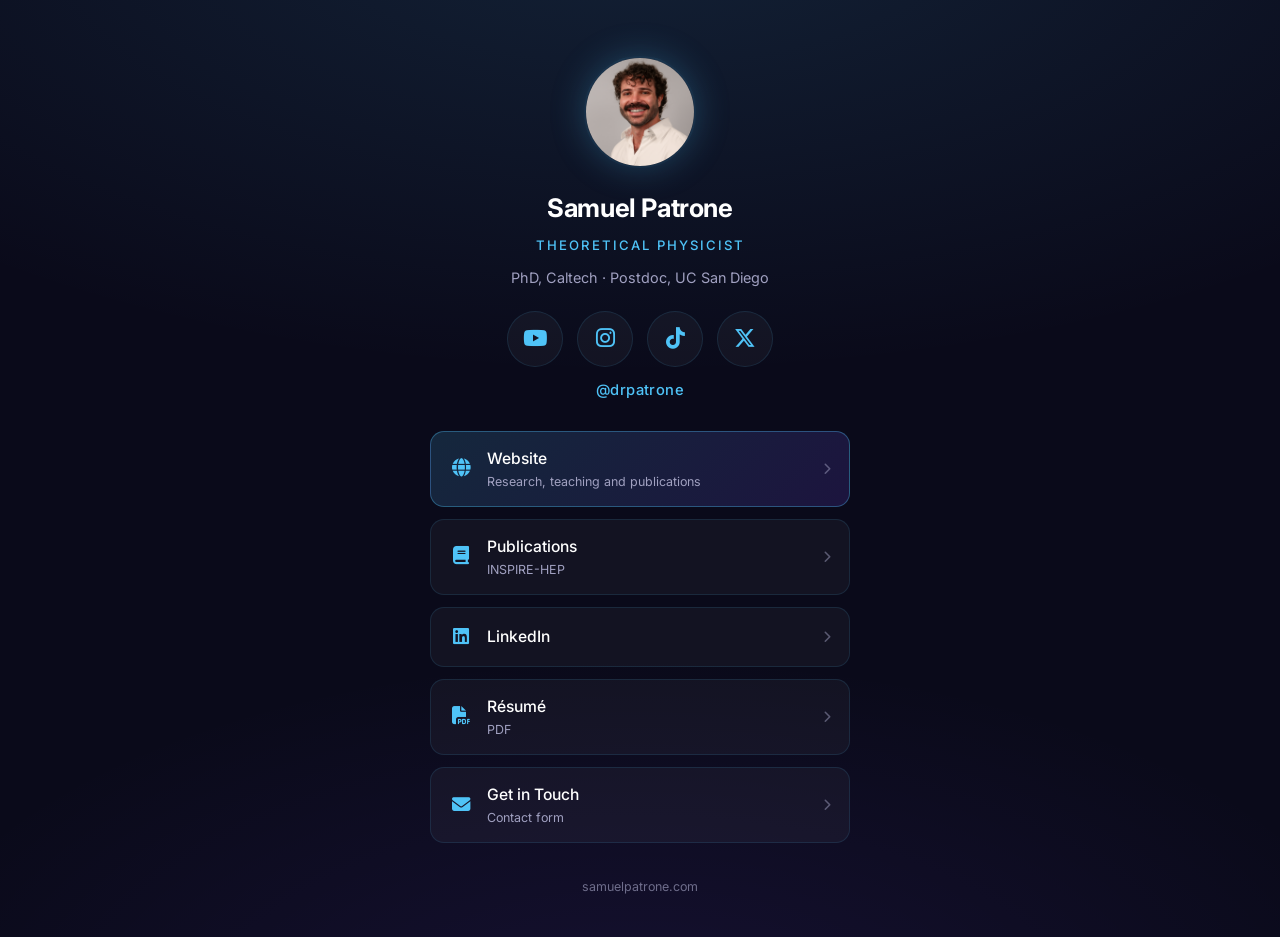
<file: links/index.html>
<!doctype html>
<html lang="en">
  <head>
    <meta charset="UTF-8" />
    <meta name="viewport" content="width=device-width, initial-scale=1.0" />
    <title>Samuel Patrone &mdash; Links</title>
    <meta
      name="description"
      content="Links to Samuel Patrone's website, channels, publications and contact."
    />
    <!-- A utility page for profile-bio traffic, not a search landing page:
         keep it out of the index so it cannot compete with the homepage,
         but let the links themselves be followed. -->
    <meta name="robots" content="noindex, follow" />
    <link rel="canonical" href="https://samuelpatrone.com/links" />
    <meta property="og:title" content="Samuel Patrone" />
    <meta
      property="og:description"
      content="Theoretical physicist. Website, channels, publications and contact."
    />
    <meta property="og:type" content="profile" />
    <meta property="og:url" content="https://samuelpatrone.com/links" />
    <meta
      property="og:image"
      content="https://samuelpatrone.com/assets/profile.png"
    />
    <meta name="twitter:card" content="summary" />
    <link rel="icon" href="../assets/favicon.svg" type="image/svg+xml" />
    <link rel="icon" href="../assets/favicon-32.png" sizes="32x32" type="image/png" />
    <link rel="apple-touch-icon" href="../assets/apple-touch-icon.png" />
    <meta name="theme-color" content="#0a0a1a" />
    <link rel="preconnect" href="https://fonts.googleapis.com" />
    <link rel="preconnect" href="https://fonts.gstatic.com" crossorigin />
    <link
      href="https://fonts.googleapis.com/css2?family=Inter:wght@300;400;500;600;700&display=swap"
      rel="stylesheet"
    />
    <link
      rel="stylesheet"
      href="https://cdnjs.cloudflare.com/ajax/libs/font-awesome/6.5.1/css/all.min.css"
    />
    <style>
      /* Tokens mirror style.css so this page reads as part of the same site,
         but it stays self-contained: bio traffic arrives on cellular and
         should not wait on the full site stylesheet or the particle field. */
      :root {
        --bg-primary: #0a0a1a;
        --bg-card: rgba(255, 255, 255, 0.04);
        --bg-card-hover: rgba(255, 255, 255, 0.08);
        --text-primary: #ffffff;
        --text-secondary: #a0a0c0;
        --accent: #4fc3f7;
        --accent-dim: rgba(79, 195, 247, 0.15);
        --accent-secondary: #7c4dff;
        --border: rgba(79, 195, 247, 0.12);
        --border-hover: rgba(79, 195, 247, 0.35);
        --font: 'Inter', -apple-system, BlinkMacSystemFont, 'Segoe UI', sans-serif;
        --transition: 0.25s ease;
      }

      *,
      *::before,
      *::after {
        margin: 0;
        padding: 0;
        box-sizing: border-box;
      }

      body {
        font-family: var(--font);
        background: var(--bg-primary);
        color: var(--text-secondary);
        line-height: 1.6;
        -webkit-font-smoothing: antialiased;
        min-height: 100vh;
        display: flex;
        justify-content: center;
        /* Faint echo of the homepage's glow, cheaper than the canvas */
        background-image:
          radial-gradient(ellipse 80% 50% at 50% -10%, rgba(79, 195, 247, 0.13), transparent),
          radial-gradient(ellipse 60% 40% at 50% 110%, rgba(124, 77, 255, 0.1), transparent);
        background-repeat: no-repeat;
      }

      .wrap {
        width: 100%;
        max-width: 460px;
        padding: 56px 20px 40px;
        text-align: center;
      }

      .photo {
        width: 112px;
        height: 112px;
        border-radius: 50%;
        object-fit: cover;
        border: 2px solid var(--accent-dim);
        box-shadow: 0 0 34px rgba(79, 195, 247, 0.25);
        margin: 0 auto 20px;
        display: block;
      }

      h1 {
        font-size: 1.6rem;
        font-weight: 700;
        color: var(--text-primary);
        letter-spacing: -0.4px;
      }

      .tagline {
        font-size: 0.82rem;
        font-weight: 500;
        color: var(--accent);
        letter-spacing: 2px;
        text-transform: uppercase;
        margin-top: 6px;
      }

      .credential {
        font-size: 0.9rem;
        margin-top: 10px;
      }

      /* The three outreach channels share one handle, so they read as a set
         of icons with the handle stated once, rather than three rows each
         repeating it. */
      .socials {
        display: flex;
        justify-content: center;
        gap: 14px;
        margin-top: 22px;
      }

      .socials a {
        display: flex;
        align-items: center;
        justify-content: center;
        width: 56px;
        height: 56px;
        border-radius: 50%;
        border: 1px solid var(--border);
        background: var(--bg-card);
        color: var(--accent);
        font-size: 1.35rem;
        text-decoration: none;
        transition: background var(--transition), border-color var(--transition),
          transform var(--transition);
      }

      .socials a:hover,
      .socials a:focus-visible {
        background: var(--bg-card-hover);
        border-color: var(--border-hover);
        transform: translateY(-2px);
      }

      .socials a:focus-visible {
        outline: 2px solid var(--accent);
        outline-offset: 3px;
      }

      .handle {
        margin-top: 12px;
        font-size: 0.92rem;
        font-weight: 500;
        color: var(--accent);
        letter-spacing: 0.4px;
      }

      .links {
        display: flex;
        flex-direction: column;
        gap: 12px;
        margin-top: 28px;
      }

      .link {
        display: flex;
        align-items: center;
        gap: 14px;
        /* 60px keeps every row a comfortable thumb target */
        min-height: 60px;
        padding: 14px 18px;
        border: 1px solid var(--border);
        border-radius: 14px;
        background: var(--bg-card);
        color: var(--text-primary);
        text-decoration: none;
        font-size: 0.98rem;
        font-weight: 500;
        text-align: left;
        transition: background var(--transition), border-color var(--transition),
          transform var(--transition);
      }

      .link:hover,
      .link:focus-visible {
        background: var(--bg-card-hover);
        border-color: var(--border-hover);
        transform: translateY(-2px);
      }

      .link:focus-visible {
        outline: 2px solid var(--accent);
        outline-offset: 3px;
      }

      .link i:first-child {
        color: var(--accent);
        font-size: 1.15rem;
        width: 24px;
        text-align: center;
        flex: 0 0 24px;
      }

      .link .label {
        flex: 1;
      }

      .link .sub {
        display: block;
        font-size: 0.78rem;
        font-weight: 400;
        color: var(--text-secondary);
        margin-top: 1px;
      }

      .link .chev {
        font-size: 0.75rem;
        color: var(--text-secondary);
        opacity: 0.5;
      }

      /* The site itself is the destination that matters most */
      .link--primary {
        background: linear-gradient(135deg, rgba(79, 195, 247, 0.16), rgba(124, 77, 255, 0.16));
        border-color: var(--border-hover);
      }

      footer {
        margin-top: 34px;
        font-size: 0.78rem;
        color: var(--text-secondary);
        opacity: 0.65;
      }

      @media (prefers-reduced-motion: reduce) {
        .link {
          transition: background var(--transition), border-color var(--transition);
        }
        .link:hover,
        .link:focus-visible {
          transform: none;
        }
      }
    </style>
  </head>
  <body>
    <main class="wrap">
      <img
        class="photo"
        src="../assets/profile.png"
        alt="Samuel Patrone"
        width="112"
        height="112"
      />
      <h1>Samuel Patrone</h1>
      <p class="tagline">Theoretical Physicist</p>
      <p class="credential">
        PhD, Caltech &middot; Postdoc, UC San Diego
      </p>

      <div class="socials">
        <a
          href="https://www.youtube.com/channel/UCjN8LudwVZM3V00HSObgPtg"
          target="_blank"
          rel="noopener"
          aria-label="YouTube, @drpatrone"
          ><i class="fa-brands fa-youtube"></i
        ></a>
        <a
          href="https://www.instagram.com/drpatrone/"
          target="_blank"
          rel="noopener"
          aria-label="Instagram, @drpatrone"
          ><i class="fa-brands fa-instagram"></i
        ></a>
        <a
          href="https://www.tiktok.com/@drpatrone"
          target="_blank"
          rel="noopener"
          aria-label="TikTok, @drpatrone"
          ><i class="fa-brands fa-tiktok"></i
        ></a>
        <a
          href="https://x.com/drpatrone"
          target="_blank"
          rel="noopener"
          aria-label="X, @drpatrone"
          ><i class="fa-brands fa-x-twitter"></i
        ></a>
      </div>
      <p class="handle">@drpatrone</p>

      <nav class="links">
        <a class="link link--primary" href="https://samuelpatrone.com/">
          <i class="fa-solid fa-globe"></i>
          <span class="label"
            >Website
            <span class="sub">Research, teaching and publications</span></span
          >
          <i class="fa-solid fa-chevron-right chev"></i>
        </a>




        <a
          class="link"
          href="https://inspirehep.net/authors/1878725"
          target="_blank"
          rel="noopener"
        >
          <i class="fa-solid fa-book"></i>
          <span class="label"
            >Publications <span class="sub">INSPIRE-HEP</span></span
          >
          <i class="fa-solid fa-chevron-right chev"></i>
        </a>

        <a
          class="link"
          href="https://www.linkedin.com/in/DrSamuelPatrone/"
          target="_blank"
          rel="noopener"
        >
          <i class="fa-brands fa-linkedin"></i>
          <span class="label">LinkedIn</span>
          <i class="fa-solid fa-chevron-right chev"></i>
        </a>

        <a class="link" href="../assets/Samuel_Patrone_Resume.pdf" target="_blank" rel="noopener">
          <i class="fa-solid fa-file-pdf"></i>
          <span class="label">R&eacute;sum&eacute; <span class="sub">PDF</span></span>
          <i class="fa-solid fa-chevron-right chev"></i>
        </a>

        <a class="link" href="../#contact">
          <i class="fa-solid fa-envelope"></i>
          <span class="label">Get in Touch <span class="sub">Contact form</span></span>
          <i class="fa-solid fa-chevron-right chev"></i>
        </a>
      </nav>

      <footer>samuelpatrone.com</footer>
    </main>
  </body>
</html>
</file>
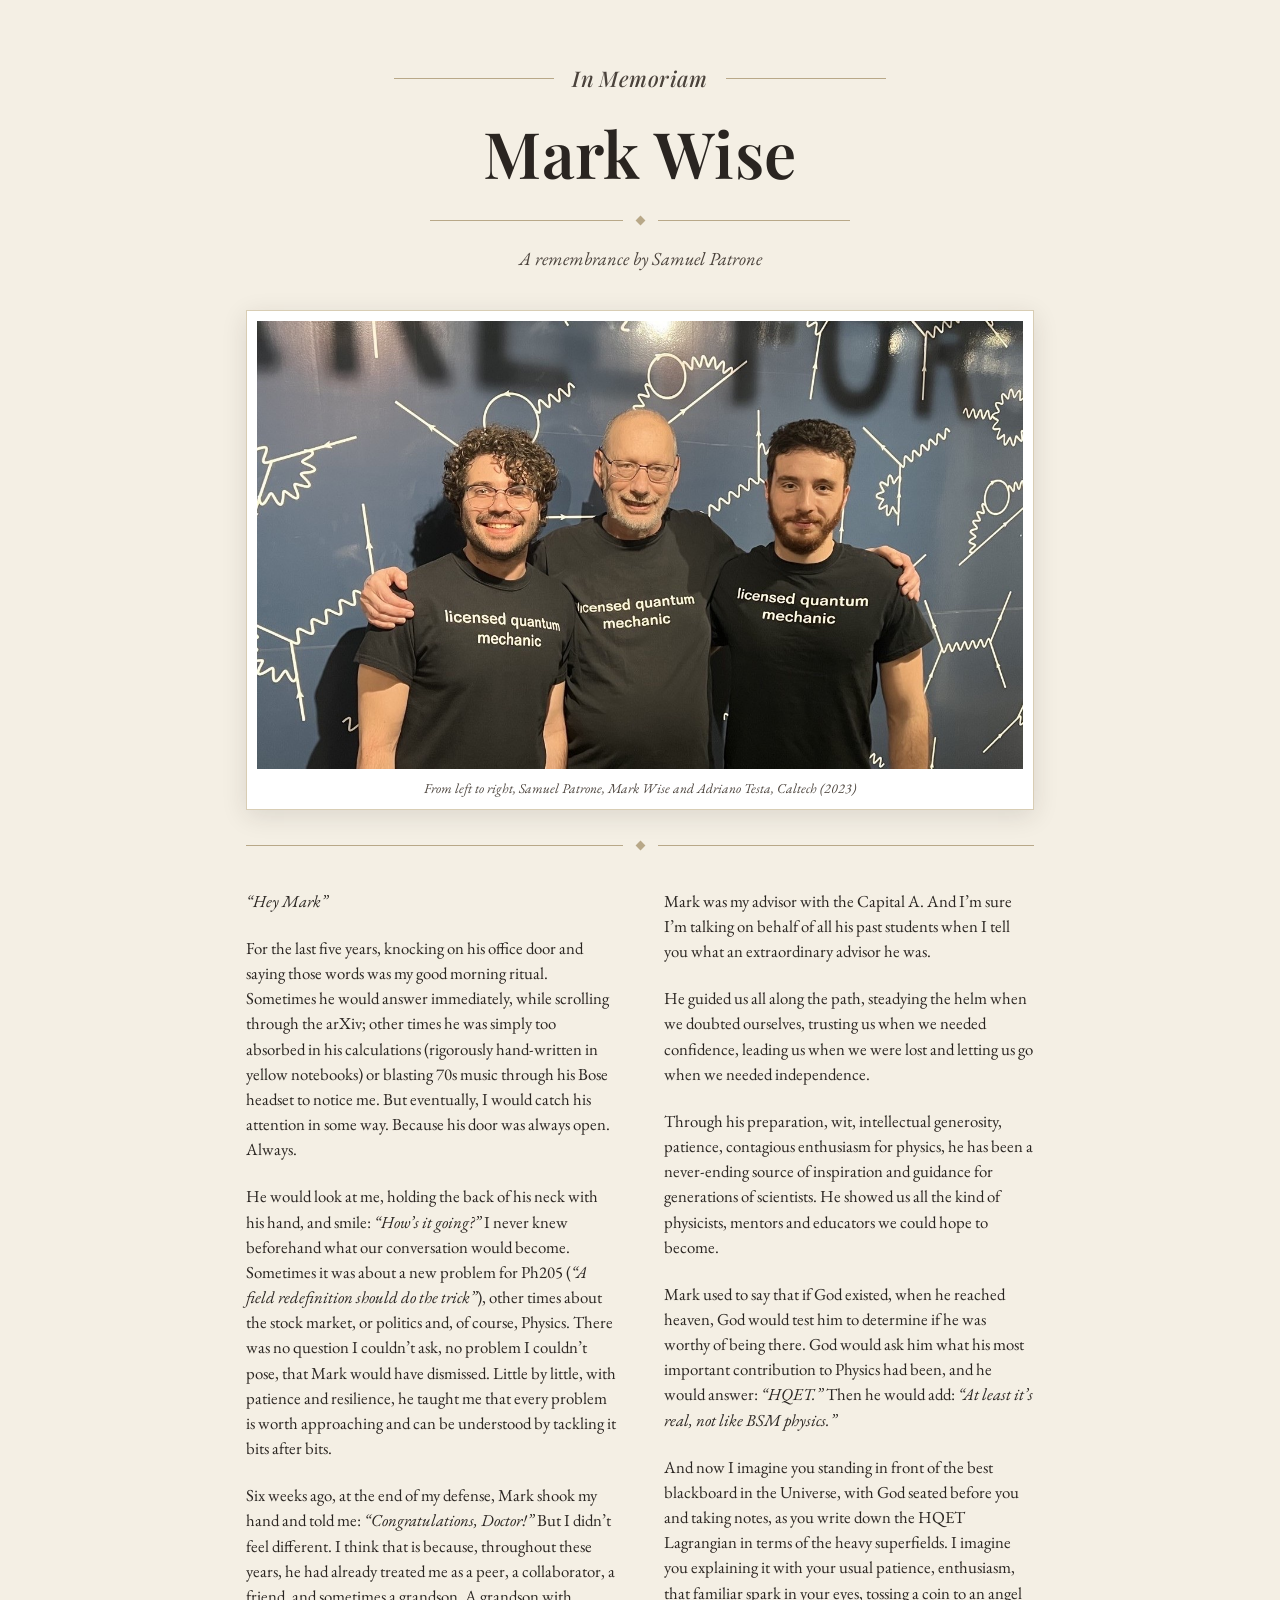
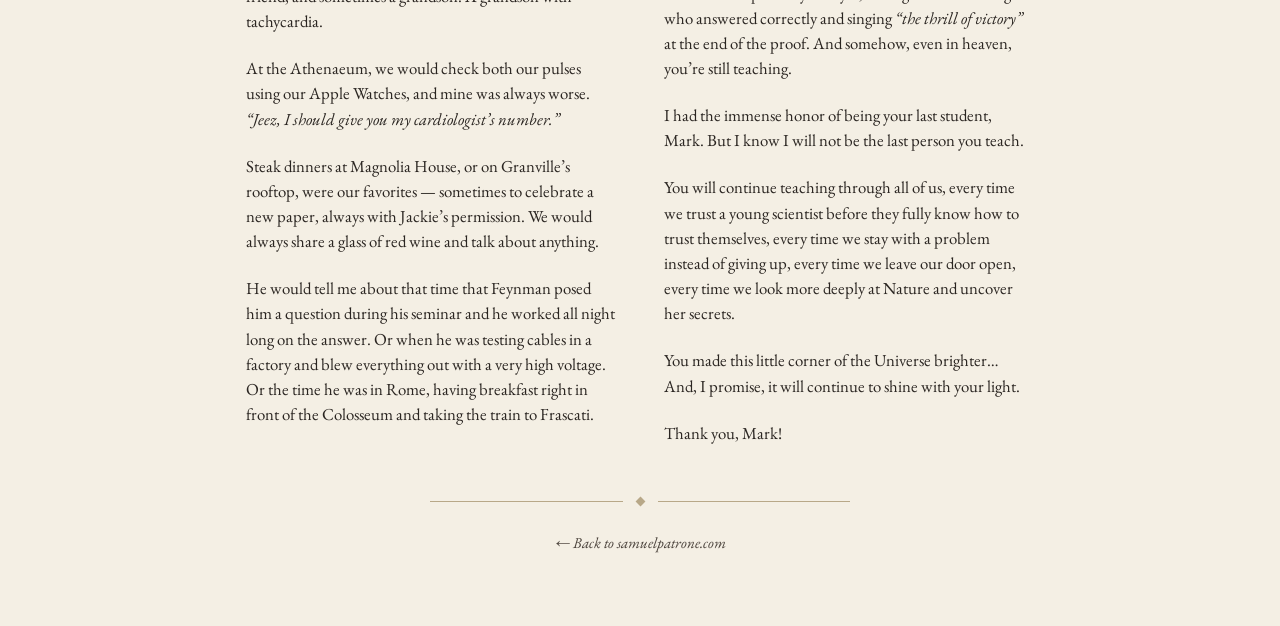
<file: in-memoriam.html>
<!doctype html>
<html lang="en">
<head>
  <meta charset="UTF-8" />
  <meta name="viewport" content="width=device-width, initial-scale=1.0" />
  <title>In Memoriam &mdash; Mark Wise</title>
  <meta name="description" content="A remembrance of Prof. Mark Wise, by his student Samuel Patrone." />
  <meta name="robots" content="noindex" />
  <link rel="icon" href="assets/favicon-32.png" sizes="32x32" type="image/png" />
  <link rel="preconnect" href="https://fonts.googleapis.com" />
  <link rel="preconnect" href="https://fonts.gstatic.com" crossorigin />
  <link
    href="https://fonts.googleapis.com/css2?family=Playfair+Display:ital,wght@0,500;0,600;0,700;1,500;1,600&family=EB+Garamond:ital,wght@0,400;0,500;1,400&display=swap"
    rel="stylesheet"
  />
  <style>
    :root {
      --paper: #f4efe4;
      --paper-edge: #ece5d4;
      --ink: #2a2521;
      --ink-soft: #4a423b;
      --rule: #b8a888;
      --rule-light: #d8cdb4;
    }

    * {
      margin: 0;
      padding: 0;
      box-sizing: border-box;
    }

    html {
      background: var(--paper-edge);
    }

    body {
      font-family: 'EB Garamond', 'Georgia', serif;
      background: var(--paper);
      color: var(--ink);
      -webkit-font-smoothing: antialiased;
    }

    .page {
      max-width: 900px;
      margin: 0 auto;
      padding: 64px 56px 72px;
      background: var(--paper);
    }

    /* Header */
    .kicker {
      display: flex;
      align-items: center;
      justify-content: center;
      gap: 18px;
      margin-bottom: 18px;
    }

    .kicker .line {
      flex: 1;
      max-width: 160px;
      height: 1px;
      background: var(--rule);
    }

    .kicker span.label {
      font-family: 'Playfair Display', serif;
      font-style: italic;
      font-weight: 500;
      font-size: 1.35rem;
      color: var(--ink-soft);
      letter-spacing: 0.02em;
      white-space: nowrap;
    }

    h1.name {
      font-family: 'Playfair Display', serif;
      font-weight: 600;
      font-size: clamp(2.6rem, 6vw, 4rem);
      text-align: center;
      letter-spacing: 0.01em;
      color: var(--ink);
      margin-bottom: 22px;
    }

    .divider {
      display: flex;
      align-items: center;
      justify-content: center;
      gap: 14px;
      margin: 0 auto 22px;
      max-width: 420px;
    }

    .divider .line {
      flex: 1;
      height: 1px;
      background: var(--rule);
    }

    .divider .diamond {
      width: 7px;
      height: 7px;
      background: var(--rule);
      transform: rotate(45deg);
      flex-shrink: 0;
    }

    .byline {
      text-align: center;
      font-style: italic;
      font-size: 1.15rem;
      color: var(--ink-soft);
      margin-bottom: 40px;
    }

    /* Photo */
    figure.portrait {
      margin: 0 0 32px;
      padding: 10px;
      background: #fff;
      border: 1px solid var(--rule-light);
      box-shadow: 0 6px 24px rgba(42, 37, 33, 0.12);
    }

    figure.portrait img {
      display: block;
      width: 100%;
      aspect-ratio: 65 / 38;
      object-fit: cover;
    }

    figure.portrait figcaption {
      padding: 10px 4px 2px;
      text-align: center;
      font-style: italic;
      font-size: 0.85rem;
      color: var(--ink-soft);
    }

    .divider--mid {
      margin: 0 auto 40px;
      max-width: 900px;
    }

    /* Body */
    .eulogy {
      column-count: 2;
      column-gap: 48px;
      font-size: 1.05rem;
      line-height: 1.5;
      color: var(--ink);
      text-align: left;
    }

    .eulogy p {
      margin-bottom: 1.3em;
      break-inside: avoid-column;
    }

    .eulogy p.opening-line {
      font-style: italic;
    }

    .eulogy .signoff {
      margin-top: 0.4em;
    }

    .divider--footer {
      margin: 40px auto 0;
      max-width: 420px;
    }

    .back-link {
      display: block;
      text-align: center;
      margin-top: 28px;
      font-family: 'EB Garamond', serif;
      font-style: italic;
      font-size: 0.95rem;
      color: var(--ink-soft);
      text-decoration: none;
      border-bottom: 1px solid transparent;
      transition: border-color 0.2s ease;
    }

    .back-link:hover,
    .back-link:focus-visible {
      border-color: var(--rule);
    }

    @media (max-width: 720px) {
      .page {
        padding: 40px 22px 48px;
      }

      .eulogy {
        column-count: 1;
      }

      .kicker span.label {
        font-size: 1.1rem;
      }

      .kicker .line {
        max-width: 60px;
      }

      figure.portrait img {
        aspect-ratio: 13 / 9;
      }
    }
  </style>
</head>
<body>
  <div class="page">
    <div class="kicker">
      <span class="line"></span>
      <span class="label">In Memoriam</span>
      <span class="line"></span>
    </div>

    <h1 class="name">Mark Wise</h1>

    <div class="divider">
      <span class="line"></span>
      <span class="diamond"></span>
      <span class="line"></span>
    </div>

    <p class="byline">A remembrance by Samuel Patrone</p>

    <figure class="portrait">
      <picture>
        <source media="(max-width: 720px)" srcset="assets/mark-wise-memoriam-mobile.jpg" />
        <img
          src="assets/mark-wise-memoriam.jpg"
          alt="Samuel Patrone, Mark Wise, and Adriano Testa smiling together in front of a Feynman-diagram-covered wall, all three wearing t-shirts reading &quot;licensed quantum mechanic&quot;"
        />
      </picture>
      <figcaption>From left to right, Samuel Patrone, Mark Wise and Adriano Testa, Caltech (2023)</figcaption>
    </figure>

    <div class="divider divider--mid">
      <span class="line"></span>
      <span class="diamond"></span>
      <span class="line"></span>
    </div>

    <div class="eulogy">
      <p class="opening-line">&ldquo;Hey Mark&rdquo;</p>
      <p>For the last five years, knocking on his office door and saying those words was my good morning ritual. Sometimes he would answer immediately, while scrolling through the arXiv; other times he was simply too absorbed in his calculations (rigorously hand-written in yellow notebooks) or blasting 70s music through his Bose headset to notice me. But eventually, I would catch his attention in some way. Because his door was always open. Always.</p>
      <p>He would look at me, holding the back of his neck with his hand, and smile: <em>&ldquo;How&rsquo;s it going?&rdquo;</em> I never knew beforehand what our conversation would become. Sometimes it was about a new problem for Ph205 (<em>&ldquo;A field redefinition should do the trick&rdquo;</em>), other times about the stock market, or politics and, of course, Physics. There was no question I couldn&rsquo;t ask, no problem I couldn&rsquo;t pose, that Mark would have dismissed. Little by little, with patience and resilience, he taught me that every problem is worth approaching and can be understood by tackling it bits after bits.</p>
      <p>Six weeks ago, at the end of my defense, Mark shook my hand and told me: <em>&ldquo;Congratulations, Doctor!&rdquo;</em> But I didn&rsquo;t feel different. I think that is because, throughout these years, he had already treated me as a peer, a collaborator, a friend, and sometimes a grandson. A grandson with tachycardia.</p>
      <p>At the Athenaeum, we would check both our pulses using our Apple Watches, and mine was always worse. <em>&ldquo;Jeez, I should give you my cardiologist&rsquo;s number.&rdquo;</em></p>
      <p>Steak dinners at Magnolia House, or on Granville&rsquo;s rooftop, were our favorites &mdash; sometimes to celebrate a new paper, always with Jackie&rsquo;s permission. We would always share a glass of red wine and talk about anything.</p>
      <p>He would tell me about that time that Feynman posed him a question during his seminar and he worked all night long on the answer. Or when he was testing cables in a factory and blew everything out with a very high voltage. Or the time he was in Rome, having breakfast right in front of the Colosseum and taking the train to Frascati.</p>
      <p>Mark was my advisor with the Capital A. And I&rsquo;m sure I&rsquo;m talking on behalf of all his past students when I tell you what an extraordinary advisor he was.</p>
      <p>He guided us all along the path, steadying the helm when we doubted ourselves, trusting us when we needed confidence, leading us when we were lost and letting us go when we needed independence.</p>
      <p>Through his preparation, wit, intellectual generosity, patience, contagious enthusiasm for physics, he has been a never-ending source of inspiration and guidance for generations of scientists. He showed us all the kind of physicists, mentors and educators we could hope to become.</p>
      <p>Mark used to say that if God existed, when he reached heaven, God would test him to determine if he was worthy of being there. God would ask him what his most important contribution to Physics had been, and he would answer: <em>&ldquo;HQET.&rdquo;</em> Then he would add: <em>&ldquo;At least it&rsquo;s real, not like BSM physics.&rdquo;</em></p>
      <p>And now I imagine you standing in front of the best blackboard in the Universe, with God seated before you and taking notes, as you write down the HQET Lagrangian in terms of the heavy superfields. I imagine you explaining it with your usual patience, enthusiasm, that familiar spark in your eyes, tossing a coin to an angel who answered correctly and singing <em>&ldquo;the thrill of victory&rdquo;</em> at the end of the proof. And somehow, even in heaven, you&rsquo;re still teaching.</p>
      <p>I had the immense honor of being your last student, Mark. But I know I will not be the last person you teach.</p>
      <p>You will continue teaching through all of us, every time we trust a young scientist before they fully know how to trust themselves, every time we stay with a problem instead of giving up, every time we leave our door open, every time we look more deeply at Nature and uncover her secrets.</p>
      <p>You made this little corner of the Universe brighter&hellip; And, I promise, it will continue to shine with your light.</p>
      <p class="signoff">Thank you, Mark!</p>
    </div>

    <div class="divider divider--footer">
      <span class="line"></span>
      <span class="diamond"></span>
      <span class="line"></span>
    </div>

    <a class="back-link" href="index.html">&larr; Back to samuelpatrone.com</a>
  </div>
</body>
</html>
</file>
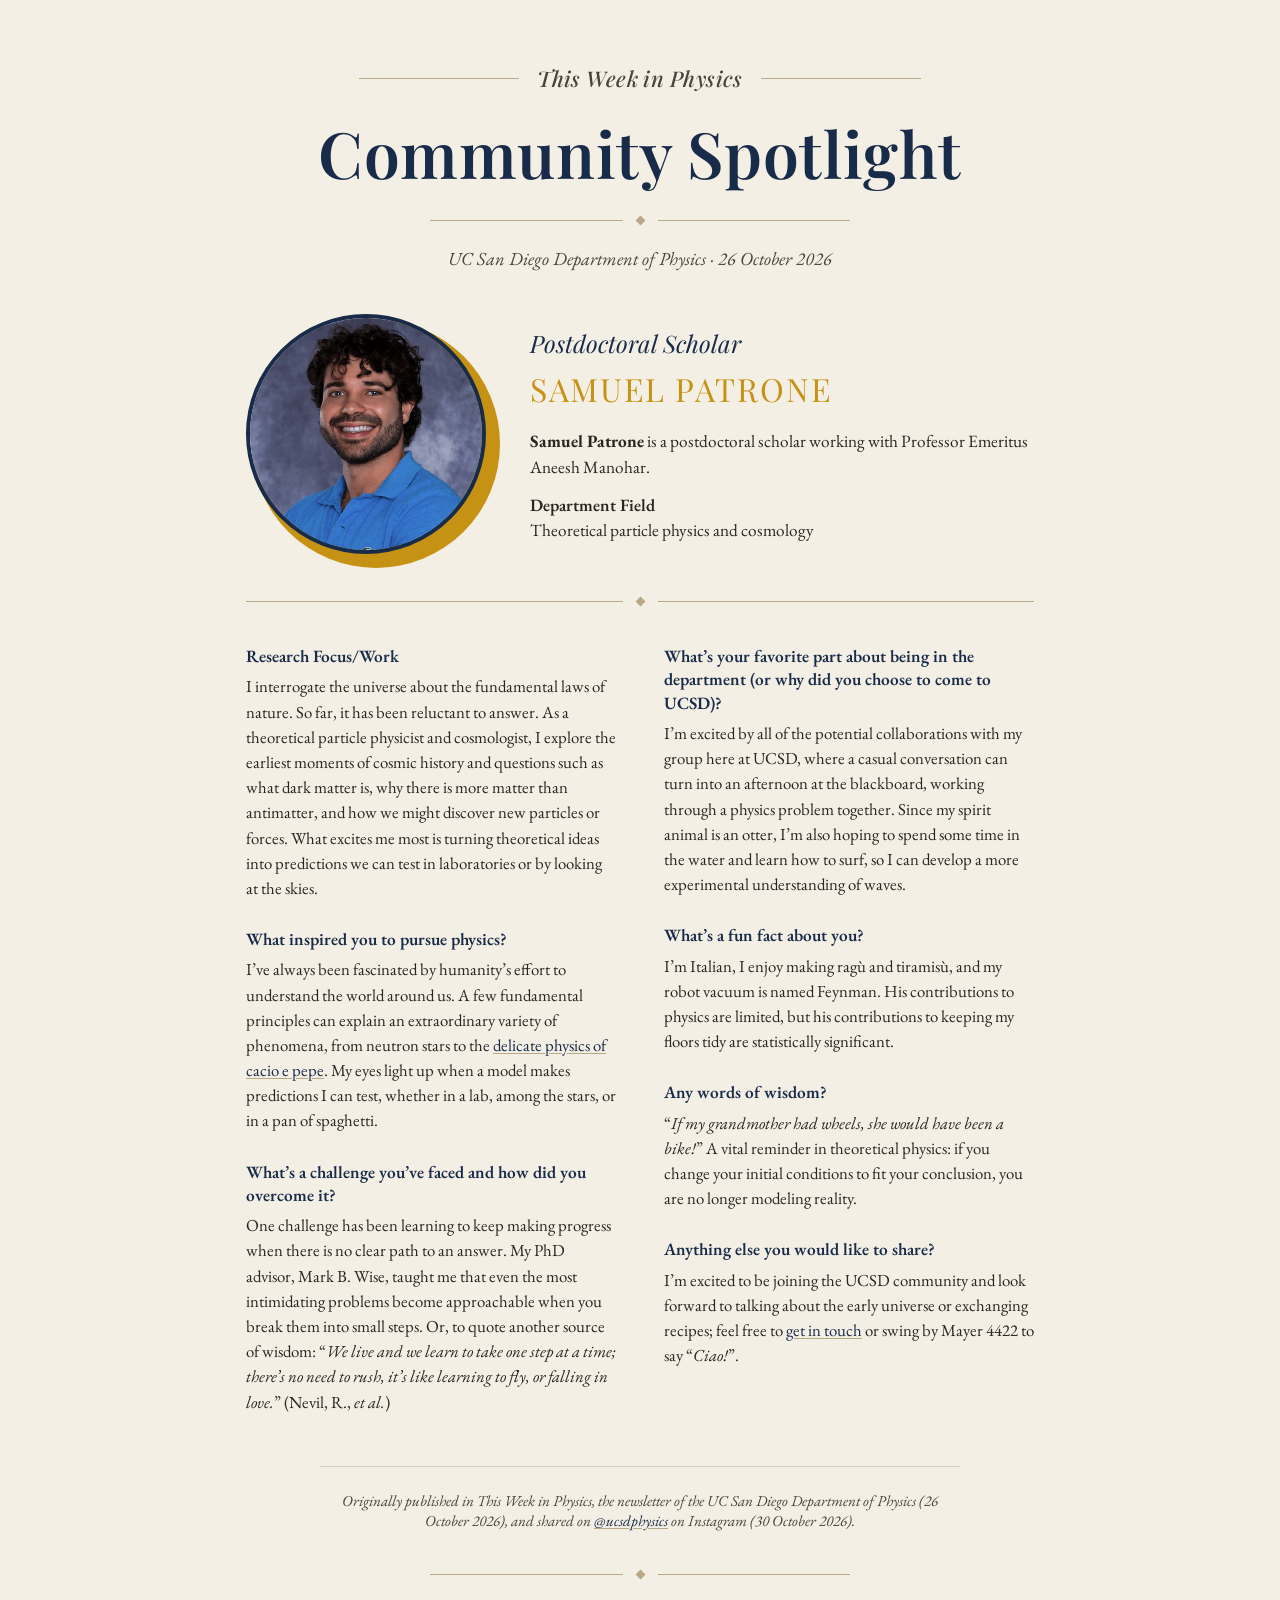
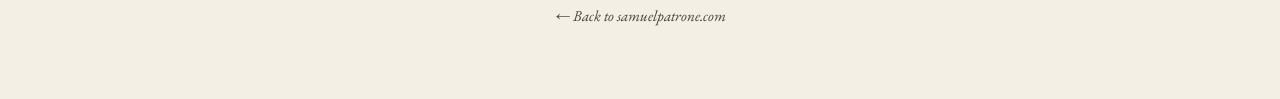
<file: spotlight.html>
<!doctype html>
<html lang="en">
<head>
  <meta charset="UTF-8" />
  <meta name="viewport" content="width=device-width, initial-scale=1.0" />
  <title>Community Spotlight &mdash; Samuel Patrone</title>
  <meta name="description" content="Samuel Patrone's Community Spotlight interview from This Week in Physics, the newsletter of the UC San Diego Department of Physics." />
  <link rel="canonical" href="https://samuelpatrone.com/spotlight.html" />
  <link rel="icon" href="assets/favicon-32.png" sizes="32x32" type="image/png" />
  <link rel="preconnect" href="https://fonts.googleapis.com" />
  <link rel="preconnect" href="https://fonts.gstatic.com" crossorigin />
  <link
    href="https://fonts.googleapis.com/css2?family=Playfair+Display:ital,wght@0,500;0,600;0,700;1,500;1,600&family=EB+Garamond:ital,wght@0,400;0,500;0,600;1,400&display=swap"
    rel="stylesheet"
  />
  <style>
    :root {
      --paper: #f4efe4;
      --paper-edge: #ece5d4;
      --ink: #2a2521;
      --ink-soft: #4a423b;
      --rule: #b8a888;
      --rule-light: #d8cdb4;
      --navy: #182b49;
      --gold: #c69214;
    }

    * {
      margin: 0;
      padding: 0;
      box-sizing: border-box;
    }

    html {
      background: var(--paper-edge);
    }

    body {
      font-family: 'EB Garamond', 'Georgia', serif;
      background: var(--paper);
      color: var(--ink);
      -webkit-font-smoothing: antialiased;
    }

    .page {
      max-width: 900px;
      margin: 0 auto;
      padding: 64px 56px 72px;
      background: var(--paper);
    }

    /* Header */
    .kicker {
      display: flex;
      align-items: center;
      justify-content: center;
      gap: 18px;
      margin-bottom: 18px;
    }

    .kicker .line {
      flex: 1;
      max-width: 160px;
      height: 1px;
      background: var(--rule);
    }

    .kicker span.label {
      font-family: 'Playfair Display', serif;
      font-style: italic;
      font-weight: 500;
      font-size: 1.35rem;
      color: var(--ink-soft);
      letter-spacing: 0.02em;
      white-space: nowrap;
    }

    h1.title {
      font-family: 'Playfair Display', serif;
      font-weight: 600;
      font-size: clamp(2.6rem, 6vw, 4rem);
      text-align: center;
      letter-spacing: 0.01em;
      color: var(--navy);
      margin-bottom: 22px;
    }

    .divider {
      display: flex;
      align-items: center;
      justify-content: center;
      gap: 14px;
      margin: 0 auto 22px;
      max-width: 420px;
    }

    .divider .line {
      flex: 1;
      height: 1px;
      background: var(--rule);
    }

    .divider .diamond {
      width: 7px;
      height: 7px;
      background: var(--rule);
      transform: rotate(45deg);
      flex-shrink: 0;
    }

    .byline {
      text-align: center;
      font-style: italic;
      font-size: 1.15rem;
      color: var(--ink-soft);
      margin-bottom: 44px;
    }

    /* Intro: portrait + identity */
    .intro {
      display: grid;
      grid-template-columns: 240px 1fr;
      gap: 44px;
      align-items: center;
      margin-bottom: 44px;
    }

    .portrait {
      position: relative;
      width: 240px;
      height: 240px;
    }

    /* Gold crescent behind the photo, echoing the newsletter graphic */
    .portrait::before {
      content: '';
      position: absolute;
      inset: 6px -14px -14px 6px;
      border-radius: 50%;
      background: var(--gold);
    }

    .portrait img {
      position: relative;
      display: block;
      width: 100%;
      height: 100%;
      border-radius: 50%;
      object-fit: cover;
      border: 4px solid var(--navy);
      background: #fff;
    }

    .identity .role {
      font-family: 'Playfair Display', serif;
      font-style: italic;
      font-size: 1.5rem;
      color: var(--navy);
      margin-bottom: 4px;
    }

    .identity .name {
      font-family: 'Playfair Display', serif;
      font-size: 2rem;
      letter-spacing: 0.06em;
      text-transform: uppercase;
      color: var(--gold);
      margin-bottom: 16px;
    }

    .identity p {
      font-size: 1.08rem;
      line-height: 1.5;
    }

    .identity dl {
      margin-top: 12px;
      font-size: 1.08rem;
      line-height: 1.45;
    }

    .identity dt {
      font-weight: 600;
    }

    .divider--mid {
      margin: 0 auto 40px;
      max-width: 900px;
    }

    /* Q&A */
    .qa {
      column-count: 2;
      column-gap: 48px;
      font-size: 1.05rem;
      line-height: 1.5;
    }

    .qa section {
      break-inside: avoid-column;
      margin-bottom: 1.6em;
    }

    .qa h2 {
      font-family: 'EB Garamond', serif;
      font-weight: 600;
      font-size: 1.08rem;
      line-height: 1.35;
      color: var(--navy);
      margin-bottom: 0.35em;
    }

    .qa a,
    .identity a,
    .source a {
      color: var(--navy);
      text-decoration-color: var(--rule);
      text-underline-offset: 2px;
    }

    .qa a:hover,
    .qa a:focus-visible {
      text-decoration-color: var(--navy);
    }

    .source {
      max-width: 640px;
      margin: 48px auto 0;
      padding-top: 24px;
      border-top: 1px solid var(--rule-light);
      text-align: center;
      font-style: italic;
      font-size: 0.95rem;
      color: var(--ink-soft);
    }

    .divider--footer {
      margin: 40px auto 0;
      max-width: 420px;
    }

    .back-link {
      display: block;
      width: fit-content;
      margin: 28px auto 0;
      font-family: 'EB Garamond', serif;
      font-style: italic;
      font-size: 0.95rem;
      color: var(--ink-soft);
      text-decoration: none;
      border-bottom: 1px solid transparent;
      transition: border-color 0.2s ease;
    }

    .back-link:hover,
    .back-link:focus-visible {
      border-color: var(--rule);
    }

    @media (max-width: 720px) {
      .page {
        padding: 40px 22px 48px;
      }

      .intro {
        grid-template-columns: 1fr;
        justify-items: center;
        gap: 32px;
        text-align: center;
      }

      .portrait {
        width: 200px;
        height: 200px;
      }

      .identity {
        text-align: left;
      }

      .identity .role,
      .identity .name {
        text-align: center;
      }

      .identity .name {
        font-size: 1.6rem;
      }

      .qa {
        column-count: 1;
      }

      .kicker span.label {
        font-size: 1.1rem;
      }

      .kicker .line {
        max-width: 60px;
      }
    }
  </style>
</head>
<body>
  <main class="page">
    <div class="kicker">
      <span class="line"></span>
      <span class="label">This Week in Physics</span>
      <span class="line"></span>
    </div>

    <h1 class="title">Community Spotlight</h1>

    <div class="divider">
      <span class="line"></span>
      <span class="diamond"></span>
      <span class="line"></span>
    </div>

    <p class="byline">UC San Diego Department of Physics &middot; 26 October 2026</p>

    <div class="intro">
      <div class="portrait">
        <img src="assets/profile-spotlight.png" alt="Portrait of Samuel Patrone" width="460" height="460" />
      </div>
      <div class="identity">
        <p class="role">Postdoctoral Scholar</p>
        <p class="name">Samuel Patrone</p>
        <p>
          <strong>Samuel Patrone</strong> is a postdoctoral scholar working
          with Professor Emeritus Aneesh Manohar.
        </p>
        <dl>
          <dt>Department Field</dt>
          <dd>Theoretical particle physics and cosmology</dd>
        </dl>
      </div>
    </div>

    <div class="divider divider--mid">
      <span class="line"></span>
      <span class="diamond"></span>
      <span class="line"></span>
    </div>

    <div class="qa">
      <section>
        <h2>Research Focus/Work</h2>
        <p>I interrogate the universe about the fundamental laws of nature. So far, it has been reluctant to answer. As a theoretical particle physicist and cosmologist, I explore the earliest moments of cosmic history and questions such as what dark matter is, why there is more matter than antimatter, and how we might discover new particles or forces. What excites me most is turning theoretical ideas into predictions we can test in laboratories or by looking at the skies.</p>
      </section>

      <section>
        <h2>What inspired you to pursue physics?</h2>
        <p>I&rsquo;ve always been fascinated by humanity&rsquo;s effort to understand the world around us. A few fundamental principles can explain an extraordinary variety of phenomena, from neutron stars to the <a href="https://arxiv.org/abs/2501.00536" target="_blank" rel="noopener">delicate physics of cacio e pepe</a>. My eyes light up when a model makes predictions I can test, whether in a lab, among the stars, or in a pan of spaghetti.</p>
      </section>

      <section>
        <h2>What&rsquo;s a challenge you&rsquo;ve faced and how did you overcome it?</h2>
        <p>One challenge has been learning to keep making progress when there is no clear path to an answer. My PhD advisor, Mark B. Wise, taught me that even the most intimidating problems become approachable when you break them into small steps. Or, to quote another source of wisdom: &ldquo;<em>We live and we learn to take one step at a time; there&rsquo;s no need to rush, it&rsquo;s like learning to fly, or falling in love.</em>&rdquo; (Nevil, R., <em>et al.</em>)</p>
      </section>

      <section>
        <h2>What&rsquo;s your favorite part about being in the department (or why did you choose to come to UCSD)?</h2>
        <p>I&rsquo;m excited by all of the potential collaborations with my group here at UCSD, where a casual conversation can turn into an afternoon at the blackboard, working through a physics problem together. Since my spirit animal is an otter, I&rsquo;m also hoping to spend some time in the water and learn how to surf, so I can develop a more experimental understanding of waves.</p>
      </section>

      <section>
        <h2>What&rsquo;s a fun fact about you?</h2>
        <p>I&rsquo;m Italian, I enjoy making rag&ugrave; and tiramis&ugrave;, and my robot vacuum is named Feynman. His contributions to physics are limited, but his contributions to keeping my floors tidy are statistically significant.</p>
      </section>

      <section>
        <h2>Any words of wisdom?</h2>
        <p>&ldquo;<em>If my grandmother had wheels, she would have been a bike!</em>&rdquo; A vital reminder in theoretical physics: if you change your initial conditions to fit your conclusion, you are no longer modeling reality.</p>
      </section>

      <section>
        <h2>Anything else you would like to share?</h2>
        <p>I&rsquo;m excited to be joining the UCSD community and look forward to talking about the early universe or exchanging recipes; feel free to <a href="index.html#contact">get in touch</a> or swing by Mayer 4422 to say &ldquo;<em>Ciao!</em>&rdquo;.</p>
      </section>
    </div>

    <p class="source">
      Originally published in <em>This Week in Physics</em>, the newsletter of the
      UC San Diego Department of Physics (26 October 2026), and shared on
      <a href="https://www.instagram.com/p/DfILawiD7-u/" target="_blank" rel="noopener">@ucsdphysics</a>
      on Instagram (30 October 2026).
    </p>

    <div class="divider divider--footer">
      <span class="line"></span>
      <span class="diamond"></span>
      <span class="line"></span>
    </div>

    <a class="back-link" href="index.html">&larr; Back to samuelpatrone.com</a>
  </main>
</body>
</html>
</file>
